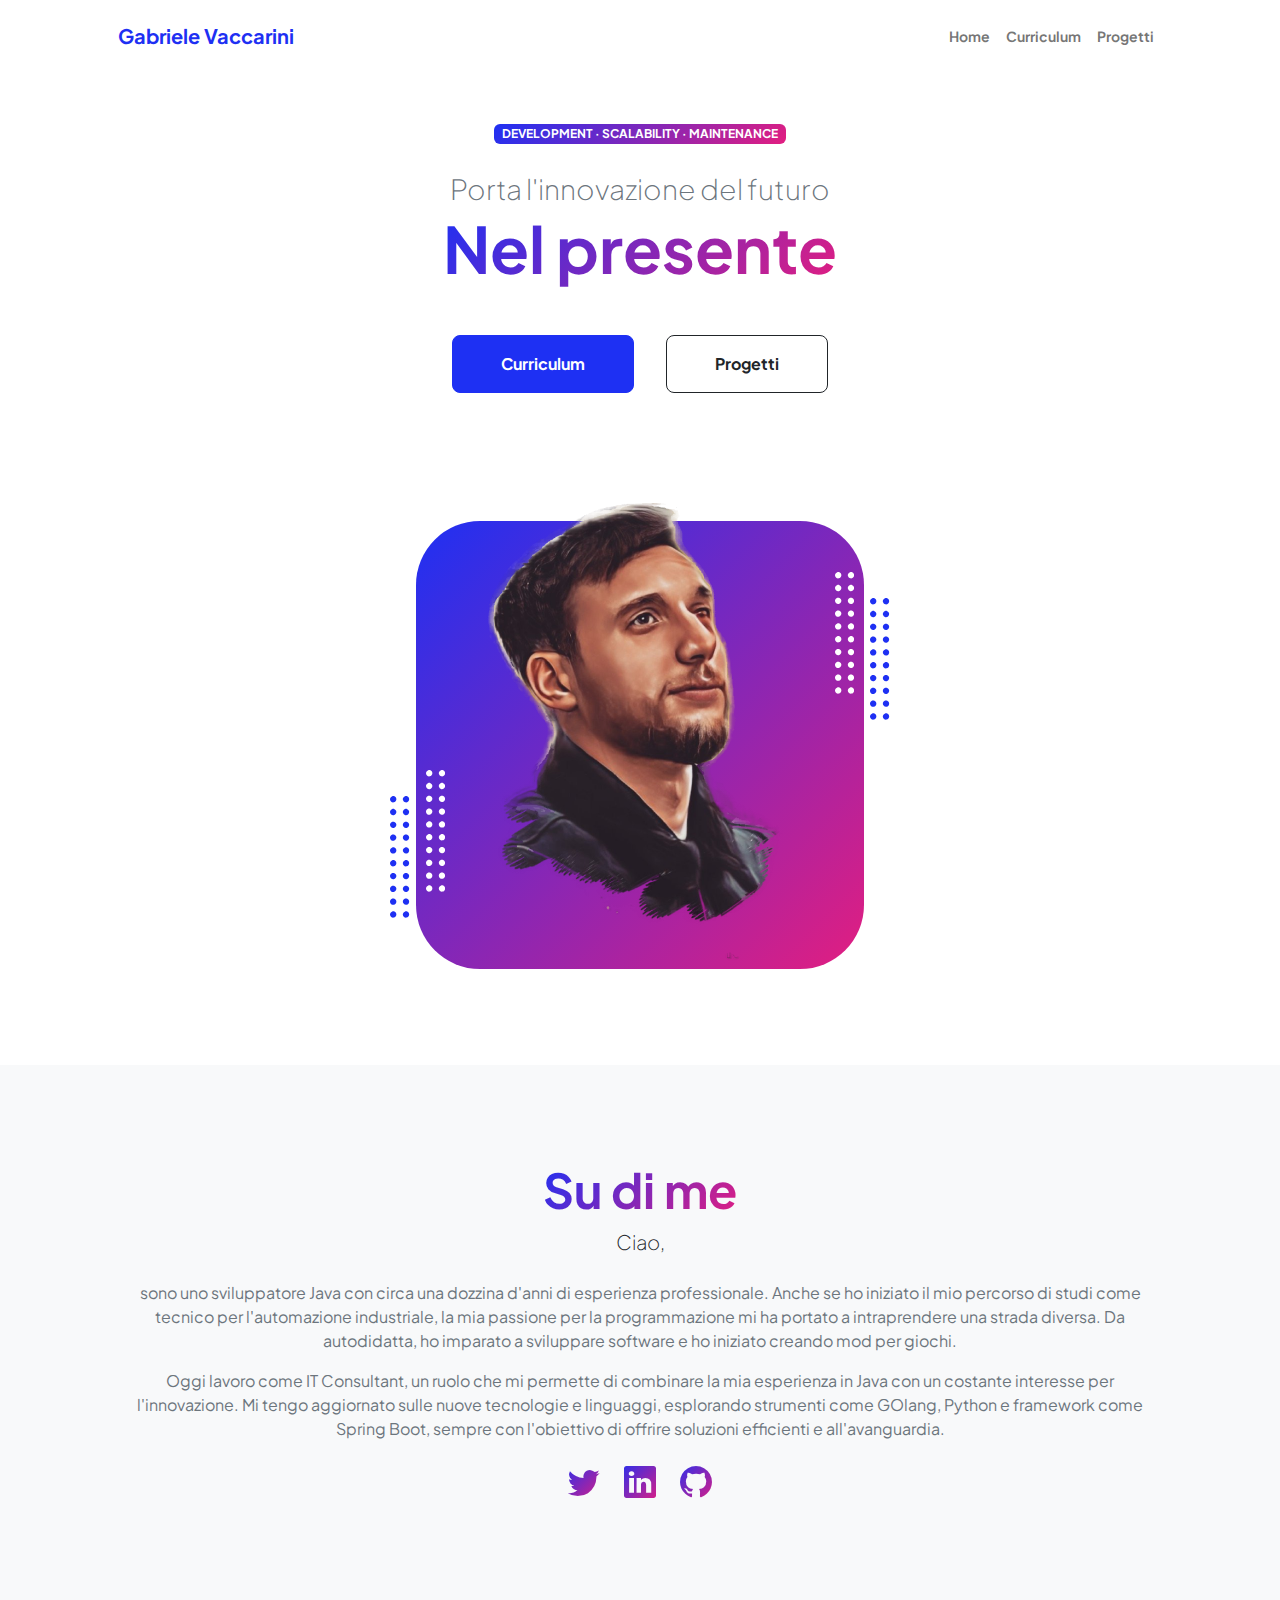
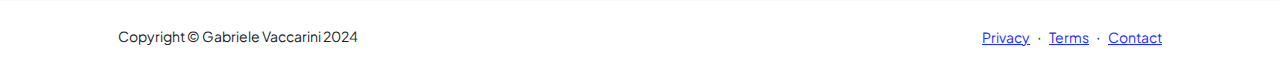
<file: index.html>
<!DOCTYPE html>
<html lang="en">
    <head>
        <meta charset="utf-8" />
        <meta name="viewport" content="width=device-width, initial-scale=1, shrink-to-fit=no" />
        <meta name="description" content="" />
        <meta name="author" content="" />
        <title>Home - Gabriele Vaccarini</title>
        <!-- Favicon-->
        <link rel="icon" type="image/x-icon" href="assets/favicon.ico" />
        <!-- Custom Google font-->
        <link rel="preconnect" href="https://fonts.googleapis.com" />
        <link rel="preconnect" href="https://fonts.gstatic.com" crossorigin />
        <link href="https://fonts.googleapis.com/css2?family=Plus+Jakarta+Sans:wght@100;200;300;400;500;600;700;800;900&amp;display=swap" rel="stylesheet" />
        <!-- Bootstrap icons-->
        <link href="https://cdn.jsdelivr.net/npm/bootstrap-icons@1.8.1/font/bootstrap-icons.css" rel="stylesheet" />
        <!-- Core theme CSS (includes Bootstrap)-->
        <link href="css/styles.css" rel="stylesheet" />
    </head>
    <body class="d-flex flex-column h-100">
        <main class="flex-shrink-0">
            <!-- Navigation-->
            <nav class="navbar navbar-expand-lg navbar-light bg-white py-3">
                <div class="container px-5">
                    <a class="navbar-brand" href="index.html"><span class="fw-bolder text-primary">Gabriele Vaccarini</span></a>
                    <button class="navbar-toggler" type="button" data-bs-toggle="collapse" data-bs-target="#navbarSupportedContent" aria-controls="navbarSupportedContent" aria-expanded="false" aria-label="Toggle navigation"><span class="navbar-toggler-icon"></span></button>
                    <div class="collapse navbar-collapse" id="navbarSupportedContent">
                        <ul class="navbar-nav ms-auto mb-2 mb-lg-0 small fw-bolder">
                            <li class="nav-item"><a class="nav-link" href="index.html">Home</a></li>
                            <li class="nav-item"><a class="nav-link" href="curriculum.html">Curriculum</a></li>
                            <li class="nav-item"><a class="nav-link" href="projects.html">Progetti</a></li>
                        </ul>
                    </div>
                </div>
            </nav>
            <!-- Header-->
            <header class="py-5">
                <div class="container px-5 pb-5">
                    <div class="row gx-5 align-items-center">
                        <div class="col-xxl-5">
                            <!-- Header text content-->
                            <div class="text-center text-xxl-start">
                                <div class="badge bg-gradient-primary-to-secondary text-white mb-4"><div class="text-uppercase">Development &middot; Scalability &middot; Maintenance</div></div>
                                <div class="fs-3 fw-light text-muted">Porta l'innovazione del futuro</div>
                                <h1 class="display-3 fw-bolder mb-5"><span class="text-gradient d-inline">Nel presente</span></h1>
                                <div class="d-grid gap-3 d-sm-flex justify-content-sm-center justify-content-xxl-start mb-3">
                                    <a class="btn btn-primary btn-lg px-5 py-3 me-sm-3 fs-6 fw-bolder" href="curriculum.html">Curriculum</a>
                                    <a class="btn btn-outline-dark btn-lg px-5 py-3 fs-6 fw-bolder" href="projects.html">Progetti</a>
                                </div>
                            </div>
                        </div>
                        <div class="col-xxl-7">
                            <!-- Header profile picture-->
                            <div class="d-flex justify-content-center mt-5 mt-xxl-0">
                                <div class="profile bg-gradient-primary-to-secondary">
                                    <img class="profile-img" src="assets/profile.png" alt="..." />
                                    <div class="dots-1">
                                        <!-- SVG Dots-->
                                        <svg version="1.1" xmlns="http://www.w3.org/2000/svg" xmlns:xlink="http://www.w3.org/1999/xlink" x="0px" y="0px" viewBox="0 0 191.6 1215.4" style="enable-background: new 0 0 191.6 1215.4" xml:space="preserve">
                                            <g transform="translate(0.000000,1280.000000) scale(0.100000,-0.100000)">
                                                <path d="M227.7,12788.6c-105-35-200-141-222-248c-43-206,163-412,369-369c155,32,275,190,260,339c-11,105-90,213-190,262        C383.7,12801.6,289.7,12808.6,227.7,12788.6z"></path>
                                                <path d="M1507.7,12788.6c-151-50-253-216-222-362c25-119,136-230,254-255c194-41,395,142,375,339c-11,105-90,213-190,262        C1663.7,12801.6,1569.7,12808.6,1507.7,12788.6z"></path>
                                                <path d="M227.7,11508.6c-105-35-200-141-222-248c-43-206,163-412,369-369c155,32,275,190,260,339c-11,105-90,213-190,262        C383.7,11521.6,289.7,11528.6,227.7,11508.6z"></path>
                                                <path d="M1507.7,11508.6c-151-50-253-216-222-362c25-119,136-230,254-255c194-41,395,142,375,339c-11,105-90,213-190,262        C1663.7,11521.6,1569.7,11528.6,1507.7,11508.6z"></path>
                                                <path d="M227.7,10228.6c-105-35-200-141-222-248c-43-206,163-412,369-369c155,32,275,190,260,339c-11,105-90,213-190,262        C383.7,10241.6,289.7,10248.6,227.7,10228.6z"></path>
                                                <path d="M1507.7,10228.6c-105-35-200-141-222-248c-43-206,163-412,369-369c155,32,275,190,260,339c-11,105-90,213-190,262        C1663.7,10241.6,1569.7,10248.6,1507.7,10228.6z"></path>
                                                <path d="M227.7,8948.6c-105-35-200-141-222-248c-43-206,163-412,369-369c155,32,275,190,260,339c-11,105-90,213-190,262        C383.7,8961.6,289.7,8968.6,227.7,8948.6z"></path>
                                                <path d="M1507.7,8948.6c-105-35-200-141-222-248c-43-206,163-412,369-369c155,32,275,190,260,339c-11,105-90,213-190,262        C1663.7,8961.6,1569.7,8968.6,1507.7,8948.6z"></path>
                                                <path d="M227.7,7668.6c-105-35-200-141-222-248c-43-206,163-412,369-369c155,32,275,190,260,339c-11,105-90,213-190,262        C383.7,7681.6,289.7,7688.6,227.7,7668.6z"></path>
                                                <path d="M1507.7,7668.6c-105-35-200-141-222-248c-43-206,163-412,369-369c155,32,275,190,260,339c-11,105-90,213-190,262        C1663.7,7681.6,1569.7,7688.6,1507.7,7668.6z"></path>
                                                <path d="M227.7,6388.6c-105-35-200-141-222-248c-43-206,163-412,369-369c155,32,275,190,260,339c-11,105-90,213-190,262        C383.7,6401.6,289.7,6408.6,227.7,6388.6z"></path>
                                                <path d="M1507.7,6388.6c-105-35-200-141-222-248c-43-206,163-412,369-369c155,32,275,190,260,339c-11,105-90,213-190,262        C1663.7,6401.6,1569.7,6408.6,1507.7,6388.6z"></path>
                                                <path d="M227.7,5108.6c-105-35-200-141-222-248c-43-206,163-412,369-369c155,32,275,190,260,339c-11,105-90,213-190,262        C383.7,5121.6,289.7,5128.6,227.7,5108.6z"></path>
                                                <path d="M1507.7,5108.6c-105-35-200-141-222-248c-43-206,163-412,369-369c155,32,275,190,260,339c-11,105-90,213-190,262        C1663.7,5121.6,1569.7,5128.6,1507.7,5108.6z"></path>
                                                <path d="M227.7,3828.6c-105-35-200-141-222-248c-43-206,163-412,369-369c155,32,275,190,260,339c-11,105-90,213-190,262        C383.7,3841.6,289.7,3848.6,227.7,3828.6z"></path>
                                                <path d="M1507.7,3828.6c-105-35-200-141-222-248c-43-206,163-412,369-369c155,32,275,190,260,339c-11,105-90,213-190,262        C1663.7,3841.6,1569.7,3848.6,1507.7,3828.6z"></path>
                                                <path d="M227.7,2548.6c-105-35-200-141-222-248c-43-206,163-412,369-369c155,32,275,190,260,339c-11,105-90,213-190,262        C383.7,2561.6,289.7,2568.6,227.7,2548.6z"></path>
                                                <path d="M1507.7,2548.6c-105-35-200-141-222-248c-43-206,163-412,369-369c155,32,275,190,260,339c-11,105-90,213-190,262        C1663.7,2561.6,1569.7,2568.6,1507.7,2548.6z"></path>
                                                <path d="M227.7,1268.6c-105-35-200-141-222-248c-43-206,163-412,369-369c155,32,275,190,260,339c-11,105-90,213-190,262        C383.7,1281.6,289.7,1288.6,227.7,1268.6z"></path>
                                                <path d="M1507.7,1268.6c-105-35-200-141-222-248c-43-206,163-412,369-369c155,32,275,190,260,339c-11,105-90,213-190,262        C1663.7,1281.6,1569.7,1288.6,1507.7,1268.6z"></path>
                                            </g>
                                        </svg>
                                        <!-- END of SVG dots-->
                                    </div>
                                    <div class="dots-2">
                                        <!-- SVG Dots-->
                                        <svg version="1.1" xmlns="http://www.w3.org/2000/svg" xmlns:xlink="http://www.w3.org/1999/xlink" x="0px" y="0px" viewBox="0 0 191.6 1215.4" style="enable-background: new 0 0 191.6 1215.4" xml:space="preserve">
                                            <g transform="translate(0.000000,1280.000000) scale(0.100000,-0.100000)">
                                                <path d="M227.7,12788.6c-105-35-200-141-222-248c-43-206,163-412,369-369c155,32,275,190,260,339c-11,105-90,213-190,262        C383.7,12801.6,289.7,12808.6,227.7,12788.6z"></path>
                                                <path d="M1507.7,12788.6c-151-50-253-216-222-362c25-119,136-230,254-255c194-41,395,142,375,339c-11,105-90,213-190,262        C1663.7,12801.6,1569.7,12808.6,1507.7,12788.6z"></path>
                                                <path d="M227.7,11508.6c-105-35-200-141-222-248c-43-206,163-412,369-369c155,32,275,190,260,339c-11,105-90,213-190,262        C383.7,11521.6,289.7,11528.6,227.7,11508.6z"></path>
                                                <path d="M1507.7,11508.6c-151-50-253-216-222-362c25-119,136-230,254-255c194-41,395,142,375,339c-11,105-90,213-190,262        C1663.7,11521.6,1569.7,11528.6,1507.7,11508.6z"></path>
                                                <path d="M227.7,10228.6c-105-35-200-141-222-248c-43-206,163-412,369-369c155,32,275,190,260,339c-11,105-90,213-190,262        C383.7,10241.6,289.7,10248.6,227.7,10228.6z"></path>
                                                <path d="M1507.7,10228.6c-105-35-200-141-222-248c-43-206,163-412,369-369c155,32,275,190,260,339c-11,105-90,213-190,262        C1663.7,10241.6,1569.7,10248.6,1507.7,10228.6z"></path>
                                                <path d="M227.7,8948.6c-105-35-200-141-222-248c-43-206,163-412,369-369c155,32,275,190,260,339c-11,105-90,213-190,262        C383.7,8961.6,289.7,8968.6,227.7,8948.6z"></path>
                                                <path d="M1507.7,8948.6c-105-35-200-141-222-248c-43-206,163-412,369-369c155,32,275,190,260,339c-11,105-90,213-190,262        C1663.7,8961.6,1569.7,8968.6,1507.7,8948.6z"></path>
                                                <path d="M227.7,7668.6c-105-35-200-141-222-248c-43-206,163-412,369-369c155,32,275,190,260,339c-11,105-90,213-190,262        C383.7,7681.6,289.7,7688.6,227.7,7668.6z"></path>
                                                <path d="M1507.7,7668.6c-105-35-200-141-222-248c-43-206,163-412,369-369c155,32,275,190,260,339c-11,105-90,213-190,262        C1663.7,7681.6,1569.7,7688.6,1507.7,7668.6z"></path>
                                                <path d="M227.7,6388.6c-105-35-200-141-222-248c-43-206,163-412,369-369c155,32,275,190,260,339c-11,105-90,213-190,262        C383.7,6401.6,289.7,6408.6,227.7,6388.6z"></path>
                                                <path d="M1507.7,6388.6c-105-35-200-141-222-248c-43-206,163-412,369-369c155,32,275,190,260,339c-11,105-90,213-190,262        C1663.7,6401.6,1569.7,6408.6,1507.7,6388.6z"></path>
                                                <path d="M227.7,5108.6c-105-35-200-141-222-248c-43-206,163-412,369-369c155,32,275,190,260,339c-11,105-90,213-190,262        C383.7,5121.6,289.7,5128.6,227.7,5108.6z"></path>
                                                <path d="M1507.7,5108.6c-105-35-200-141-222-248c-43-206,163-412,369-369c155,32,275,190,260,339c-11,105-90,213-190,262        C1663.7,5121.6,1569.7,5128.6,1507.7,5108.6z"></path>
                                                <path d="M227.7,3828.6c-105-35-200-141-222-248c-43-206,163-412,369-369c155,32,275,190,260,339c-11,105-90,213-190,262        C383.7,3841.6,289.7,3848.6,227.7,3828.6z"></path>
                                                <path d="M1507.7,3828.6c-105-35-200-141-222-248c-43-206,163-412,369-369c155,32,275,190,260,339c-11,105-90,213-190,262        C1663.7,3841.6,1569.7,3848.6,1507.7,3828.6z"></path>
                                                <path d="M227.7,2548.6c-105-35-200-141-222-248c-43-206,163-412,369-369c155,32,275,190,260,339c-11,105-90,213-190,262        C383.7,2561.6,289.7,2568.6,227.7,2548.6z"></path>
                                                <path d="M1507.7,2548.6c-105-35-200-141-222-248c-43-206,163-412,369-369c155,32,275,190,260,339c-11,105-90,213-190,262        C1663.7,2561.6,1569.7,2568.6,1507.7,2548.6z"></path>
                                                <path d="M227.7,1268.6c-105-35-200-141-222-248c-43-206,163-412,369-369c155,32,275,190,260,339c-11,105-90,213-190,262        C383.7,1281.6,289.7,1288.6,227.7,1268.6z"></path>
                                                <path d="M1507.7,1268.6c-105-35-200-141-222-248c-43-206,163-412,369-369c155,32,275,190,260,339c-11,105-90,213-190,262        C1663.7,1281.6,1569.7,1288.6,1507.7,1268.6z"></path>
                                            </g>
                                        </svg>
                                        <!-- END of SVG dots-->
                                    </div>
                                    <div class="dots-3">
                                        <!-- SVG Dots-->
                                        <svg version="1.1" xmlns="http://www.w3.org/2000/svg" xmlns:xlink="http://www.w3.org/1999/xlink" x="0px" y="0px" viewBox="0 0 191.6 1215.4" style="enable-background: new 0 0 191.6 1215.4" xml:space="preserve">
                                            <g transform="translate(0.000000,1280.000000) scale(0.100000,-0.100000)">
                                                <path d="M227.7,12788.6c-105-35-200-141-222-248c-43-206,163-412,369-369c155,32,275,190,260,339c-11,105-90,213-190,262        C383.7,12801.6,289.7,12808.6,227.7,12788.6z"></path>
                                                <path d="M1507.7,12788.6c-151-50-253-216-222-362c25-119,136-230,254-255c194-41,395,142,375,339c-11,105-90,213-190,262        C1663.7,12801.6,1569.7,12808.6,1507.7,12788.6z"></path>
                                                <path d="M227.7,11508.6c-105-35-200-141-222-248c-43-206,163-412,369-369c155,32,275,190,260,339c-11,105-90,213-190,262        C383.7,11521.6,289.7,11528.6,227.7,11508.6z"></path>
                                                <path d="M1507.7,11508.6c-151-50-253-216-222-362c25-119,136-230,254-255c194-41,395,142,375,339c-11,105-90,213-190,262        C1663.7,11521.6,1569.7,11528.6,1507.7,11508.6z"></path>
                                                <path d="M227.7,10228.6c-105-35-200-141-222-248c-43-206,163-412,369-369c155,32,275,190,260,339c-11,105-90,213-190,262        C383.7,10241.6,289.7,10248.6,227.7,10228.6z"></path>
                                                <path d="M1507.7,10228.6c-105-35-200-141-222-248c-43-206,163-412,369-369c155,32,275,190,260,339c-11,105-90,213-190,262        C1663.7,10241.6,1569.7,10248.6,1507.7,10228.6z"></path>
                                                <path d="M227.7,8948.6c-105-35-200-141-222-248c-43-206,163-412,369-369c155,32,275,190,260,339c-11,105-90,213-190,262        C383.7,8961.6,289.7,8968.6,227.7,8948.6z"></path>
                                                <path d="M1507.7,8948.6c-105-35-200-141-222-248c-43-206,163-412,369-369c155,32,275,190,260,339c-11,105-90,213-190,262        C1663.7,8961.6,1569.7,8968.6,1507.7,8948.6z"></path>
                                                <path d="M227.7,7668.6c-105-35-200-141-222-248c-43-206,163-412,369-369c155,32,275,190,260,339c-11,105-90,213-190,262        C383.7,7681.6,289.7,7688.6,227.7,7668.6z"></path>
                                                <path d="M1507.7,7668.6c-105-35-200-141-222-248c-43-206,163-412,369-369c155,32,275,190,260,339c-11,105-90,213-190,262        C1663.7,7681.6,1569.7,7688.6,1507.7,7668.6z"></path>
                                                <path d="M227.7,6388.6c-105-35-200-141-222-248c-43-206,163-412,369-369c155,32,275,190,260,339c-11,105-90,213-190,262        C383.7,6401.6,289.7,6408.6,227.7,6388.6z"></path>
                                                <path d="M1507.7,6388.6c-105-35-200-141-222-248c-43-206,163-412,369-369c155,32,275,190,260,339c-11,105-90,213-190,262        C1663.7,6401.6,1569.7,6408.6,1507.7,6388.6z"></path>
                                                <path d="M227.7,5108.6c-105-35-200-141-222-248c-43-206,163-412,369-369c155,32,275,190,260,339c-11,105-90,213-190,262        C383.7,5121.6,289.7,5128.6,227.7,5108.6z"></path>
                                                <path d="M1507.7,5108.6c-105-35-200-141-222-248c-43-206,163-412,369-369c155,32,275,190,260,339c-11,105-90,213-190,262        C1663.7,5121.6,1569.7,5128.6,1507.7,5108.6z"></path>
                                                <path d="M227.7,3828.6c-105-35-200-141-222-248c-43-206,163-412,369-369c155,32,275,190,260,339c-11,105-90,213-190,262        C383.7,3841.6,289.7,3848.6,227.7,3828.6z"></path>
                                                <path d="M1507.7,3828.6c-105-35-200-141-222-248c-43-206,163-412,369-369c155,32,275,190,260,339c-11,105-90,213-190,262        C1663.7,3841.6,1569.7,3848.6,1507.7,3828.6z"></path>
                                                <path d="M227.7,2548.6c-105-35-200-141-222-248c-43-206,163-412,369-369c155,32,275,190,260,339c-11,105-90,213-190,262        C383.7,2561.6,289.7,2568.6,227.7,2548.6z"></path>
                                                <path d="M1507.7,2548.6c-105-35-200-141-222-248c-43-206,163-412,369-369c155,32,275,190,260,339c-11,105-90,213-190,262        C1663.7,2561.6,1569.7,2568.6,1507.7,2548.6z"></path>
                                                <path d="M227.7,1268.6c-105-35-200-141-222-248c-43-206,163-412,369-369c155,32,275,190,260,339c-11,105-90,213-190,262        C383.7,1281.6,289.7,1288.6,227.7,1268.6z"></path>
                                                <path d="M1507.7,1268.6c-105-35-200-141-222-248c-43-206,163-412,369-369c155,32,275,190,260,339c-11,105-90,213-190,262        C1663.7,1281.6,1569.7,1288.6,1507.7,1268.6z"></path>
                                            </g>
                                        </svg>
                                        <!-- END of SVG dots-->
                                    </div>
                                    <div class="dots-4">
                                        <!-- SVG Dots-->
                                        <svg version="1.1" xmlns="http://www.w3.org/2000/svg" xmlns:xlink="http://www.w3.org/1999/xlink" x="0px" y="0px" viewBox="0 0 191.6 1215.4" style="enable-background: new 0 0 191.6 1215.4" xml:space="preserve">
                                            <g transform="translate(0.000000,1280.000000) scale(0.100000,-0.100000)">
                                                <path d="M227.7,12788.6c-105-35-200-141-222-248c-43-206,163-412,369-369c155,32,275,190,260,339c-11,105-90,213-190,262        C383.7,12801.6,289.7,12808.6,227.7,12788.6z"></path>
                                                <path d="M1507.7,12788.6c-151-50-253-216-222-362c25-119,136-230,254-255c194-41,395,142,375,339c-11,105-90,213-190,262        C1663.7,12801.6,1569.7,12808.6,1507.7,12788.6z"></path>
                                                <path d="M227.7,11508.6c-105-35-200-141-222-248c-43-206,163-412,369-369c155,32,275,190,260,339c-11,105-90,213-190,262        C383.7,11521.6,289.7,11528.6,227.7,11508.6z"></path>
                                                <path d="M1507.7,11508.6c-151-50-253-216-222-362c25-119,136-230,254-255c194-41,395,142,375,339c-11,105-90,213-190,262        C1663.7,11521.6,1569.7,11528.6,1507.7,11508.6z"></path>
                                                <path d="M227.7,10228.6c-105-35-200-141-222-248c-43-206,163-412,369-369c155,32,275,190,260,339c-11,105-90,213-190,262        C383.7,10241.6,289.7,10248.6,227.7,10228.6z"></path>
                                                <path d="M1507.7,10228.6c-105-35-200-141-222-248c-43-206,163-412,369-369c155,32,275,190,260,339c-11,105-90,213-190,262        C1663.7,10241.6,1569.7,10248.6,1507.7,10228.6z"></path>
                                                <path d="M227.7,8948.6c-105-35-200-141-222-248c-43-206,163-412,369-369c155,32,275,190,260,339c-11,105-90,213-190,262        C383.7,8961.6,289.7,8968.6,227.7,8948.6z"></path>
                                                <path d="M1507.7,8948.6c-105-35-200-141-222-248c-43-206,163-412,369-369c155,32,275,190,260,339c-11,105-90,213-190,262        C1663.7,8961.6,1569.7,8968.6,1507.7,8948.6z"></path>
                                                <path d="M227.7,7668.6c-105-35-200-141-222-248c-43-206,163-412,369-369c155,32,275,190,260,339c-11,105-90,213-190,262        C383.7,7681.6,289.7,7688.6,227.7,7668.6z"></path>
                                                <path d="M1507.7,7668.6c-105-35-200-141-222-248c-43-206,163-412,369-369c155,32,275,190,260,339c-11,105-90,213-190,262        C1663.7,7681.6,1569.7,7688.6,1507.7,7668.6z"></path>
                                                <path d="M227.7,6388.6c-105-35-200-141-222-248c-43-206,163-412,369-369c155,32,275,190,260,339c-11,105-90,213-190,262        C383.7,6401.6,289.7,6408.6,227.7,6388.6z"></path>
                                                <path d="M1507.7,6388.6c-105-35-200-141-222-248c-43-206,163-412,369-369c155,32,275,190,260,339c-11,105-90,213-190,262        C1663.7,6401.6,1569.7,6408.6,1507.7,6388.6z"></path>
                                                <path d="M227.7,5108.6c-105-35-200-141-222-248c-43-206,163-412,369-369c155,32,275,190,260,339c-11,105-90,213-190,262        C383.7,5121.6,289.7,5128.6,227.7,5108.6z"></path>
                                                <path d="M1507.7,5108.6c-105-35-200-141-222-248c-43-206,163-412,369-369c155,32,275,190,260,339c-11,105-90,213-190,262        C1663.7,5121.6,1569.7,5128.6,1507.7,5108.6z"></path>
                                                <path d="M227.7,3828.6c-105-35-200-141-222-248c-43-206,163-412,369-369c155,32,275,190,260,339c-11,105-90,213-190,262        C383.7,3841.6,289.7,3848.6,227.7,3828.6z"></path>
                                                <path d="M1507.7,3828.6c-105-35-200-141-222-248c-43-206,163-412,369-369c155,32,275,190,260,339c-11,105-90,213-190,262        C1663.7,3841.6,1569.7,3848.6,1507.7,3828.6z"></path>
                                                <path d="M227.7,2548.6c-105-35-200-141-222-248c-43-206,163-412,369-369c155,32,275,190,260,339c-11,105-90,213-190,262        C383.7,2561.6,289.7,2568.6,227.7,2548.6z"></path>
                                                <path d="M1507.7,2548.6c-105-35-200-141-222-248c-43-206,163-412,369-369c155,32,275,190,260,339c-11,105-90,213-190,262        C1663.7,2561.6,1569.7,2568.6,1507.7,2548.6z"></path>
                                                <path d="M227.7,1268.6c-105-35-200-141-222-248c-43-206,163-412,369-369c155,32,275,190,260,339c-11,105-90,213-190,262        C383.7,1281.6,289.7,1288.6,227.7,1268.6z"></path>
                                                <path d="M1507.7,1268.6c-105-35-200-141-222-248c-43-206,163-412,369-369c155,32,275,190,260,339c-11,105-90,213-190,262        C1663.7,1281.6,1569.7,1288.6,1507.7,1268.6z"></path>
                                            </g>
                                        </svg>
                                        <!-- END of SVG dots-->
                                    </div>
                                </div>
                            </div>
                        </div>
                    </div>
                </div>
            </header>
            <!-- About Section-->
            <section class="bg-light py-5">
                <div class="container px-5">
                    <div class="row gx-5 justify-content-center">
                        <div class="col-xxl-8">
                            <div class="text-center my-5">
                                <h2 class="display-5 fw-bolder"><span class="text-gradient d-inline">Su di me</span></h2>
                                <p class="lead fw-light mb-4">Ciao,</p>
                                <p class="text-muted">sono uno sviluppatore Java con circa una dozzina d'anni di esperienza professionale. Anche se ho iniziato il mio percorso di studi come tecnico per l'automazione industriale, la mia passione per la programmazione mi ha portato a intraprendere una strada diversa. Da autodidatta, ho imparato a sviluppare software e ho iniziato creando mod per giochi.</p>
                                <p class="text-muted">Oggi lavoro come IT Consultant, un ruolo che mi permette di combinare la mia esperienza in Java con un costante interesse per l'innovazione. Mi tengo aggiornato sulle nuove tecnologie e linguaggi, esplorando strumenti come GOlang, Python e framework come Spring Boot, sempre con l'obiettivo di offrire soluzioni efficienti e all'avanguardia.</p>
                                <div class="d-flex justify-content-center fs-2 gap-4">
                                    <a class="text-gradient" href="#!"><i class="bi bi-twitter"></i></a>
                                    <a class="text-gradient" href="#!"><i class="bi bi-linkedin"></i></a>
                                    <a class="text-gradient" href="#!"><i class="bi bi-github"></i></a>
                                </div>
                            </div>
                        </div>
                    </div>
                </div>
            </section>
        </main>
        <!-- Footer-->
        <footer class="bg-white py-4 mt-auto">
            <div class="container px-5">
                <div class="row align-items-center justify-content-between flex-column flex-sm-row">
                    <div class="col-auto"><div class="small m-0">Copyright &copy; Gabriele Vaccarini 2024</div></div>
                    <div class="col-auto">
                        <a class="small" href="#!">Privacy</a>
                        <span class="mx-1">&middot;</span>
                        <a class="small" href="#!">Terms</a>
                        <span class="mx-1">&middot;</span>
                        <a class="small" href="#!">Contact</a>
                    </div>
                </div>
            </div>
        </footer>
        <!-- Bootstrap core JS-->
        <script src="https://cdn.jsdelivr.net/npm/bootstrap@5.2.3/dist/js/bootstrap.bundle.min.js"></script>
        <!-- Core theme JS-->
        <script src="js/scripts.js"></script>
    </body>
</html>
</file>
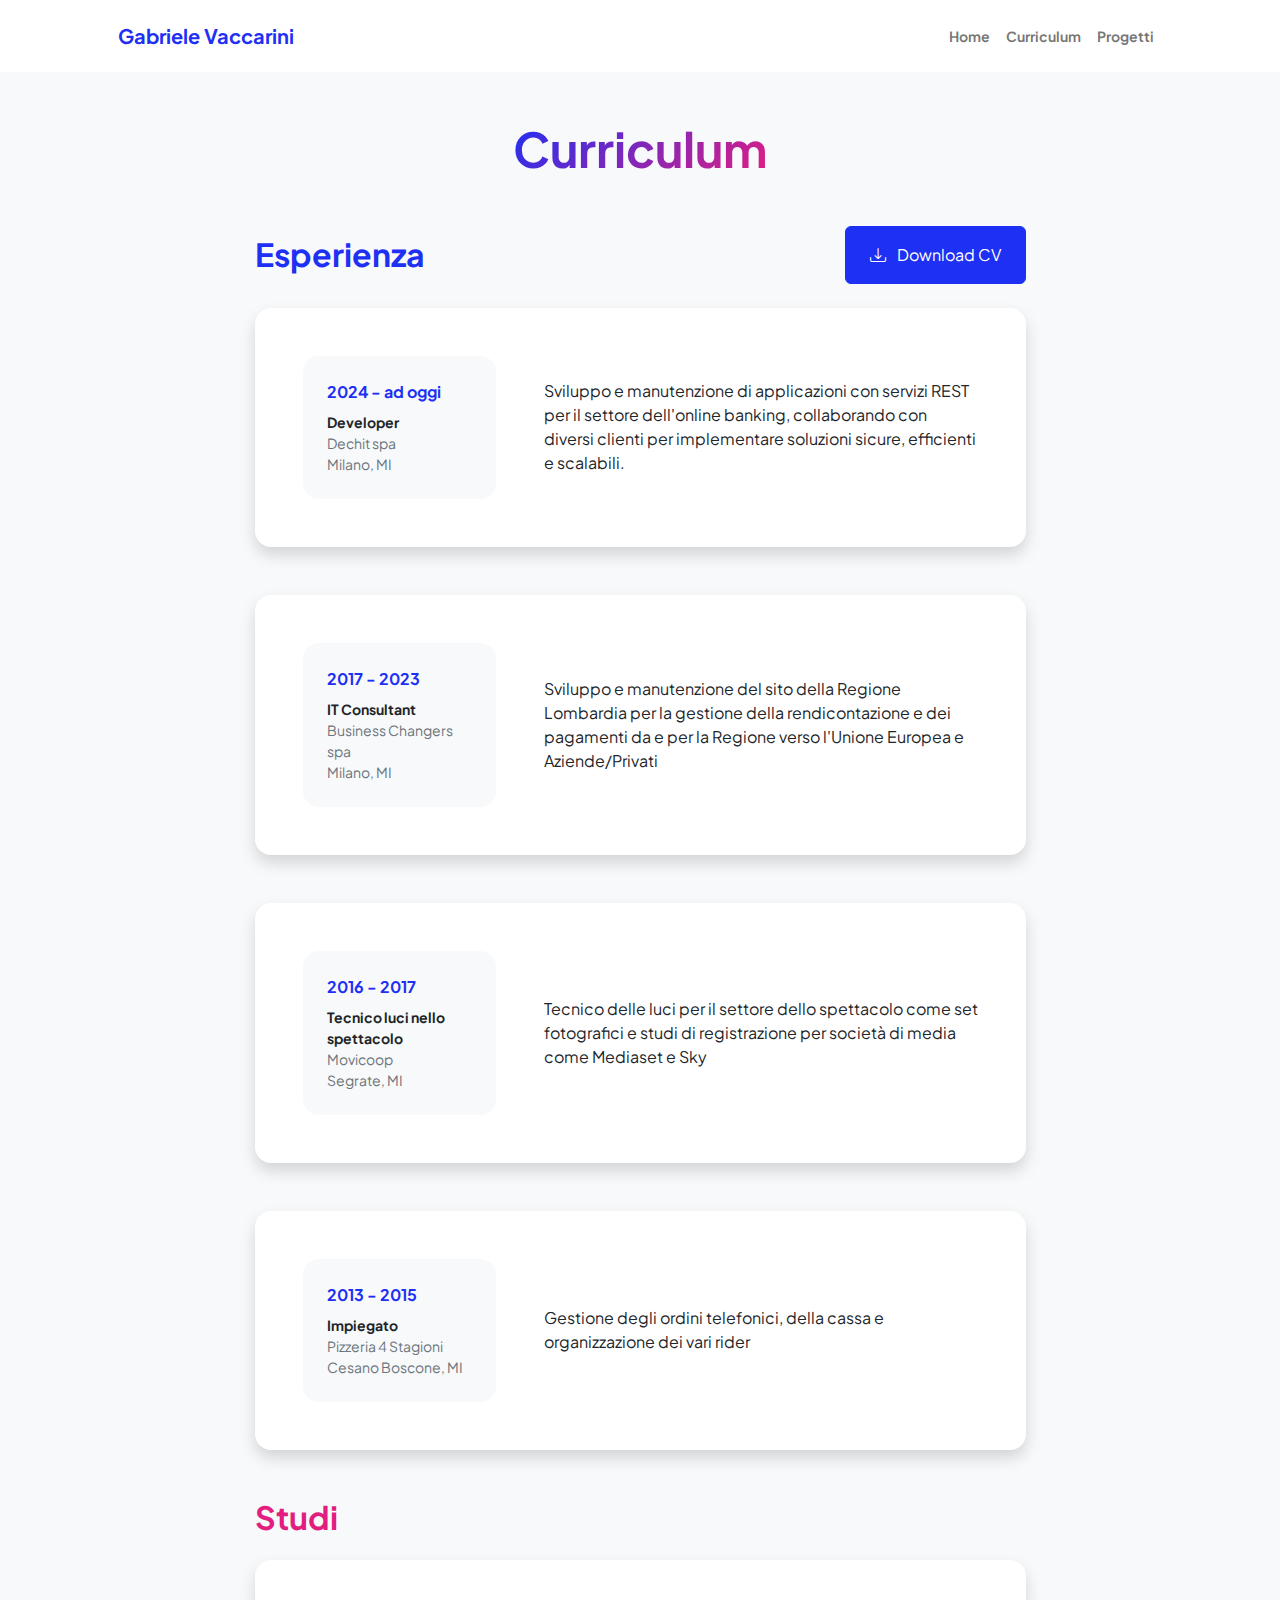
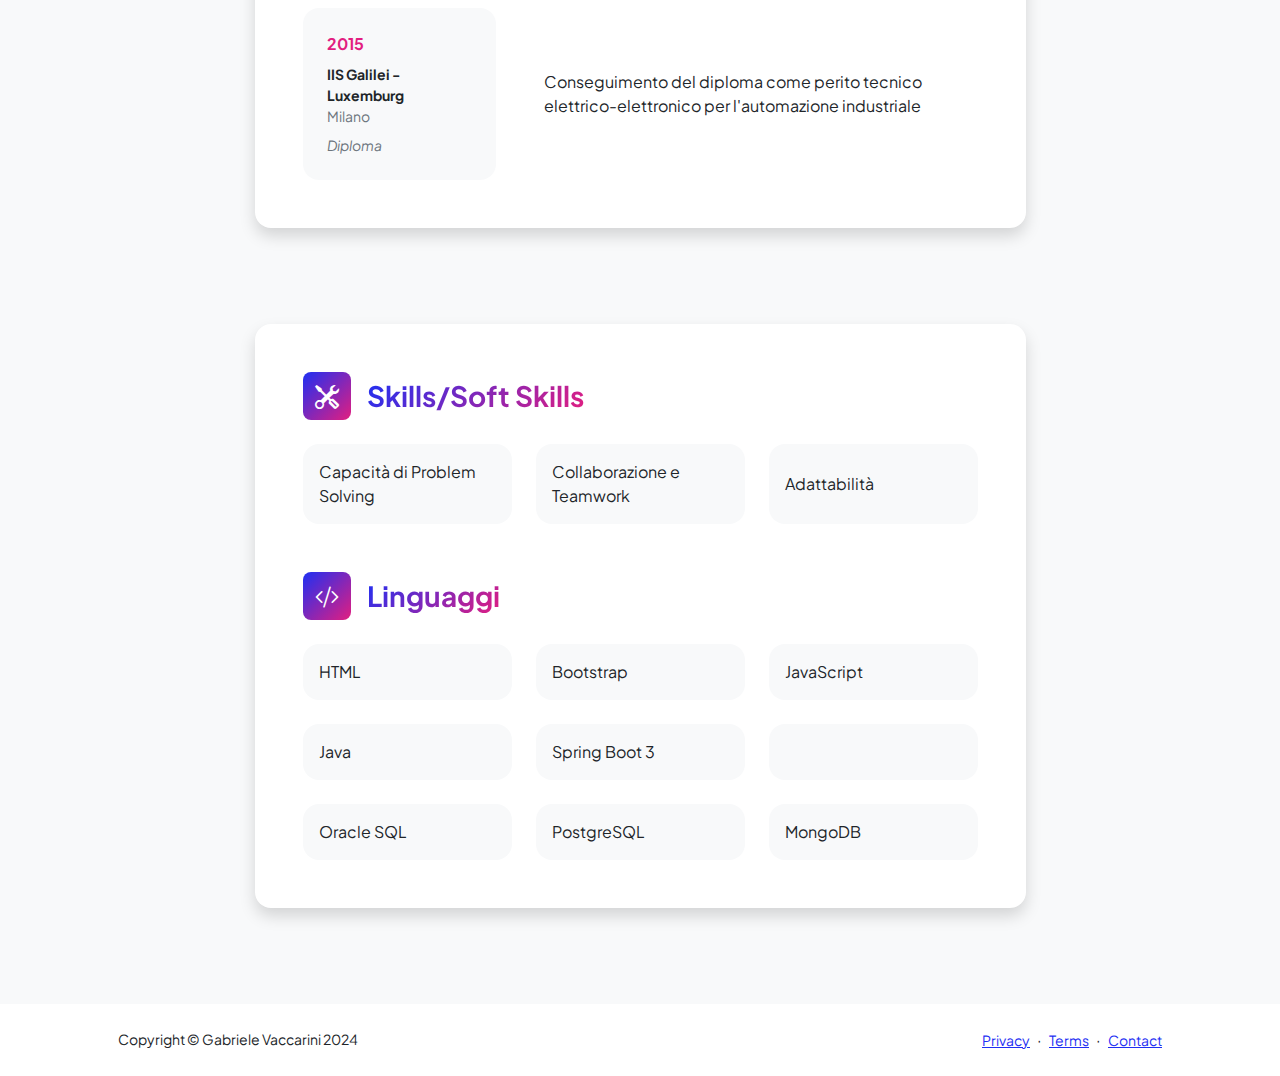
<file: curriculum.html>
<!DOCTYPE html>
<html lang="en">
    <head>
        <meta charset="utf-8" />
        <meta name="viewport" content="width=device-width, initial-scale=1, shrink-to-fit=no" />
        <meta name="description" content="" />
        <meta name="author" content="" />
        <title>Curriculum - Gabriele Vaccarini</title>
        <!-- Favicon-->
        <link rel="icon" type="image/x-icon" href="assets/favicon.ico" />
        <!-- Custom Google font-->
        <link rel="preconnect" href="https://fonts.googleapis.com" />
        <link rel="preconnect" href="https://fonts.gstatic.com" crossorigin />
        <link href="https://fonts.googleapis.com/css2?family=Plus+Jakarta+Sans:wght@100;200;300;400;500;600;700;800;900&amp;display=swap" rel="stylesheet" />
        <!-- Bootstrap icons-->
        <link href="https://cdn.jsdelivr.net/npm/bootstrap-icons@1.8.1/font/bootstrap-icons.css" rel="stylesheet" />
        <!-- Core theme CSS (includes Bootstrap)-->
        <link href="css/styles.css" rel="stylesheet" />
    </head>
    <body class="d-flex flex-column h-100 bg-light">
        <main class="flex-shrink-0">
            <!-- Navigation-->
            <nav class="navbar navbar-expand-lg navbar-light bg-white py-3">
                <div class="container px-5">
                    <a class="navbar-brand" href="index.html"><span class="fw-bolder text-primary">Gabriele Vaccarini</span></a>
                    <button class="navbar-toggler" type="button" data-bs-toggle="collapse" data-bs-target="#navbarSupportedContent" aria-controls="navbarSupportedContent" aria-expanded="false" aria-label="Toggle navigation"><span class="navbar-toggler-icon"></span></button>
                    <div class="collapse navbar-collapse" id="navbarSupportedContent">
                        <ul class="navbar-nav ms-auto mb-2 mb-lg-0 small fw-bolder">
                            <li class="nav-item"><a class="nav-link" href="index.html">Home</a></li>
                            <li class="nav-item"><a class="nav-link" href="resume.html">Curriculum</a></li>
                            <li class="nav-item"><a class="nav-link" href="projects.html">Progetti</a></li>
                        </ul>
                    </div>
                </div>
            </nav>
            <!-- Page Content-->
            <div class="container px-5 my-5">
                <div class="text-center mb-5">
                    <h1 class="display-5 fw-bolder mb-0"><span class="text-gradient d-inline">Curriculum</span></h1>
                </div>
                <div class="row gx-5 justify-content-center">
                    <div class="col-lg-11 col-xl-9 col-xxl-8">
                        <!-- Experience Section-->
                        <section>
                            <div class="d-flex align-items-center justify-content-between mb-4">
                                <h2 class="text-primary fw-bolder mb-0">Esperienza</h2>
                                <!-- Download resume button-->
                                <!-- Note: Set the link href target to a PDF file within your project-->
                                <a class="btn btn-primary px-4 py-3" href="#!">
                                    <div class="d-inline-block bi bi-download me-2"></div>
                                    Download CV
                                </a>
                            </div>
                            <!-- Experience Card 1-->
                            <div class="card shadow border-0 rounded-4 mb-5">
                                <div class="card-body p-5">
                                    <div class="row align-items-center gx-5">
                                        <div class="col text-center text-lg-start mb-4 mb-lg-0">
                                            <div class="bg-light p-4 rounded-4">
                                                <div class="text-primary fw-bolder mb-2">2024 - ad oggi</div>
                                                <div class="small fw-bolder">Developer</div>
                                                <div class="small text-muted">Dechit spa</div>
                                                <div class="small text-muted">Milano, MI</div>
                                            </div>
                                        </div>
                                        <div class="col-lg-8">Sviluppo e manutenzione di applicazioni con servizi REST per il settore dell'online banking, collaborando con diversi clienti per implementare soluzioni sicure, efficienti e scalabili.</div>
                                    </div>
                                </div>
                            </div>
                            <!-- Experience Card 2-->
                            <div class="card shadow border-0 rounded-4 mb-5">
                                <div class="card-body p-5">
                                    <div class="row align-items-center gx-5">
                                        <div class="col text-center text-lg-start mb-4 mb-lg-0">
                                            <div class="bg-light p-4 rounded-4">
                                                <div class="text-primary fw-bolder mb-2">2017 - 2023</div>
                                                <div class="small fw-bolder">IT Consultant</div>
                                                <div class="small text-muted">Business Changers spa</div>
                                                <div class="small text-muted">Milano, MI</div>
                                            </div>
                                        </div>
                                        <div class="col-lg-8"><div>Sviluppo e manutenzione del sito della Regione Lombardia per la gestione della rendicontazione e dei pagamenti da e per la Regione verso l'Unione Europea e Aziende/Privati</div></div>
                                    </div>
                                </div>
                            </div>

                            <div class="card shadow border-0 rounded-4 mb-5">
                                <div class="card-body p-5">
                                    <div class="row align-items-center gx-5">
                                        <div class="col text-center text-lg-start mb-4 mb-lg-0">
                                            <div class="bg-light p-4 rounded-4">
                                                <div class="text-primary fw-bolder mb-2">2016 - 2017</div>
                                                <div class="small fw-bolder">Tecnico luci nello spettacolo</div>
                                                <div class="small text-muted">Movicoop</div>
                                                <div class="small text-muted">Segrate, MI</div>
                                            </div>
                                        </div>
                                        <div class="col-lg-8"><div>Tecnico delle luci per il settore dello spettacolo come set fotografici e studi di registrazione per società di media come Mediaset e Sky</div></div>
                                    </div>
                                </div>
                            </div>

                            <div class="card shadow border-0 rounded-4 mb-5">
                                <div class="card-body p-5">
                                    <div class="row align-items-center gx-5">
                                        <div class="col text-center text-lg-start mb-4 mb-lg-0">
                                            <div class="bg-light p-4 rounded-4">
                                                <div class="text-primary fw-bolder mb-2">2013 - 2015</div>
                                                <div class="small fw-bolder">Impiegato</div>
                                                <div class="small text-muted">Pizzeria 4 Stagioni</div>
                                                <div class="small text-muted">Cesano Boscone, MI</div>
                                            </div>
                                        </div>
                                        <div class="col-lg-8"><div>Gestione degli ordini telefonici, della cassa e organizzazione dei vari rider</div></div>
                                    </div>
                                </div>
                            </div>
                        </section>
                        <!-- Education Section-->
                        <section>
                            <h2 class="text-secondary fw-bolder mb-4">Studi</h2>
                            <!-- Education Card 1-->
                            <div class="card shadow border-0 rounded-4 mb-5">
                                <div class="card-body p-5">
                                    <div class="row align-items-center gx-5">
                                        <div class="col text-center text-lg-start mb-4 mb-lg-0">
                                            <div class="bg-light p-4 rounded-4">
                                                <div class="text-secondary fw-bolder mb-2">2015</div>
                                                <div class="mb-2">
                                                    <div class="small fw-bolder">IIS Galilei - Luxemburg </div>
                                                    <div class="small text-muted">Milano</div>
                                                </div>
                                                <div class="fst-italic">
                                                    <div class="small text-muted">Diploma</div>
                                                </div>
                                            </div>
                                        </div>
                                        <div class="col-lg-8"><div>Conseguimento del diploma come perito tecnico elettrico-elettronico per l'automazione industriale</div></div>
                                    </div>
                                </div>
                            </div>
                            
                        </section>
                        <!-- Divider-->
                        <div class="pb-5"></div>
                        <!-- Skills Section-->
                        <section>
                            <!-- Skillset Card-->
                            <div class="card shadow border-0 rounded-4 mb-5">
                                <div class="card-body p-5">
                                    <!-- Professional skills list-->
                                    <div class="mb-5">
                                        <div class="d-flex align-items-center mb-4">
                                            <div class="feature bg-primary bg-gradient-primary-to-secondary text-white rounded-3 me-3"><i class="bi bi-tools"></i></div>
                                            <h3 class="fw-bolder mb-0"><span class="text-gradient d-inline">Skills/Soft Skills</span></h3>
                                        </div>
                                        <div class="row row-cols-1 row-cols-md-3 mb-4">
                                            <div class="col mb-4 mb-md-0"><div class="d-flex align-items-center bg-light rounded-4 p-3 h-100">Capacità di Problem Solving</div></div>
                                            <div class="col mb-4 mb-md-0"><div class="d-flex align-items-center bg-light rounded-4 p-3 h-100">Collaborazione e Teamwork</div></div>
                                            <div class="col"><div class="d-flex align-items-center bg-light rounded-4 p-3 h-100">Adattabilità</div></div>
                                        </div>
                                    </div>
                                    <!-- Languages list-->
                                    <div class="mb-0">
                                        <div class="d-flex align-items-center mb-4">
                                            <div class="feature bg-primary bg-gradient-primary-to-secondary text-white rounded-3 me-3"><i class="bi bi-code-slash"></i></div>
                                            <h3 class="fw-bolder mb-0"><span class="text-gradient d-inline">Linguaggi</span></h3>
                                        </div>
                                        <div class="row row-cols-1 row-cols-md-3 mb-4">
                                            <div class="col mb-4 mb-md-0"><div class="d-flex align-items-center bg-light rounded-4 p-3 h-100">HTML</div></div>
                                            <div class="col mb-4 mb-md-0"><div class="d-flex align-items-center bg-light rounded-4 p-3 h-100">Bootstrap</div></div>
                                            <div class="col"><div class="d-flex align-items-center bg-light rounded-4 p-3 h-100">JavaScript</div></div>
                                        </div>
                                        <div class="row row-cols-1 row-cols-md-3 mb-4">
                                            <div class="col mb-4 mb-md-0"><div class="d-flex align-items-center bg-light rounded-4 p-3 h-100">Java</div></div>
                                            <div class="col mb-4 mb-md-0"><div class="d-flex align-items-center bg-light rounded-4 p-3 h-100">Spring Boot 3</div></div>
                                            <div class="col"><div class="d-flex align-items-center bg-light rounded-4 p-3 h-100"></div></div>
                                        </div>
                                        <div class="row row-cols-1 row-cols-md-3">
                                            <div class="col mb-4 mb-md-0"><div class="d-flex align-items-center bg-light rounded-4 p-3 h-100">Oracle SQL</div></div>
                                            <div class="col mb-4 mb-md-0"><div class="d-flex align-items-center bg-light rounded-4 p-3 h-100">PostgreSQL</div></div>
                                            <div class="col"><div class="d-flex align-items-center bg-light rounded-4 p-3 h-100">MongoDB</div></div>
                                        </div>
                                    </div>
                                </div>
                            </div>
                        </section>
                    </div>
                </div>
            </div>
        </main>
        <!-- Footer-->
        <footer class="bg-white py-4 mt-auto">
            <div class="container px-5">
                <div class="row align-items-center justify-content-between flex-column flex-sm-row">
                    <div class="col-auto"><div class="small m-0">Copyright &copy; Gabriele Vaccarini 2024</div></div>
                    <div class="col-auto">
                        <a class="small" href="#!">Privacy</a>
                        <span class="mx-1">&middot;</span>
                        <a class="small" href="#!">Terms</a>
                        <span class="mx-1">&middot;</span>
                        <a class="small" href="#!">Contact</a>
                    </div>
                </div>
            </div>
        </footer>
        <!-- Bootstrap core JS-->
        <script src="https://cdn.jsdelivr.net/npm/bootstrap@5.2.3/dist/js/bootstrap.bundle.min.js"></script>
        <!-- Core theme JS-->
        <script src="js/scripts.js"></script>
    </body>
</html>
</file>
